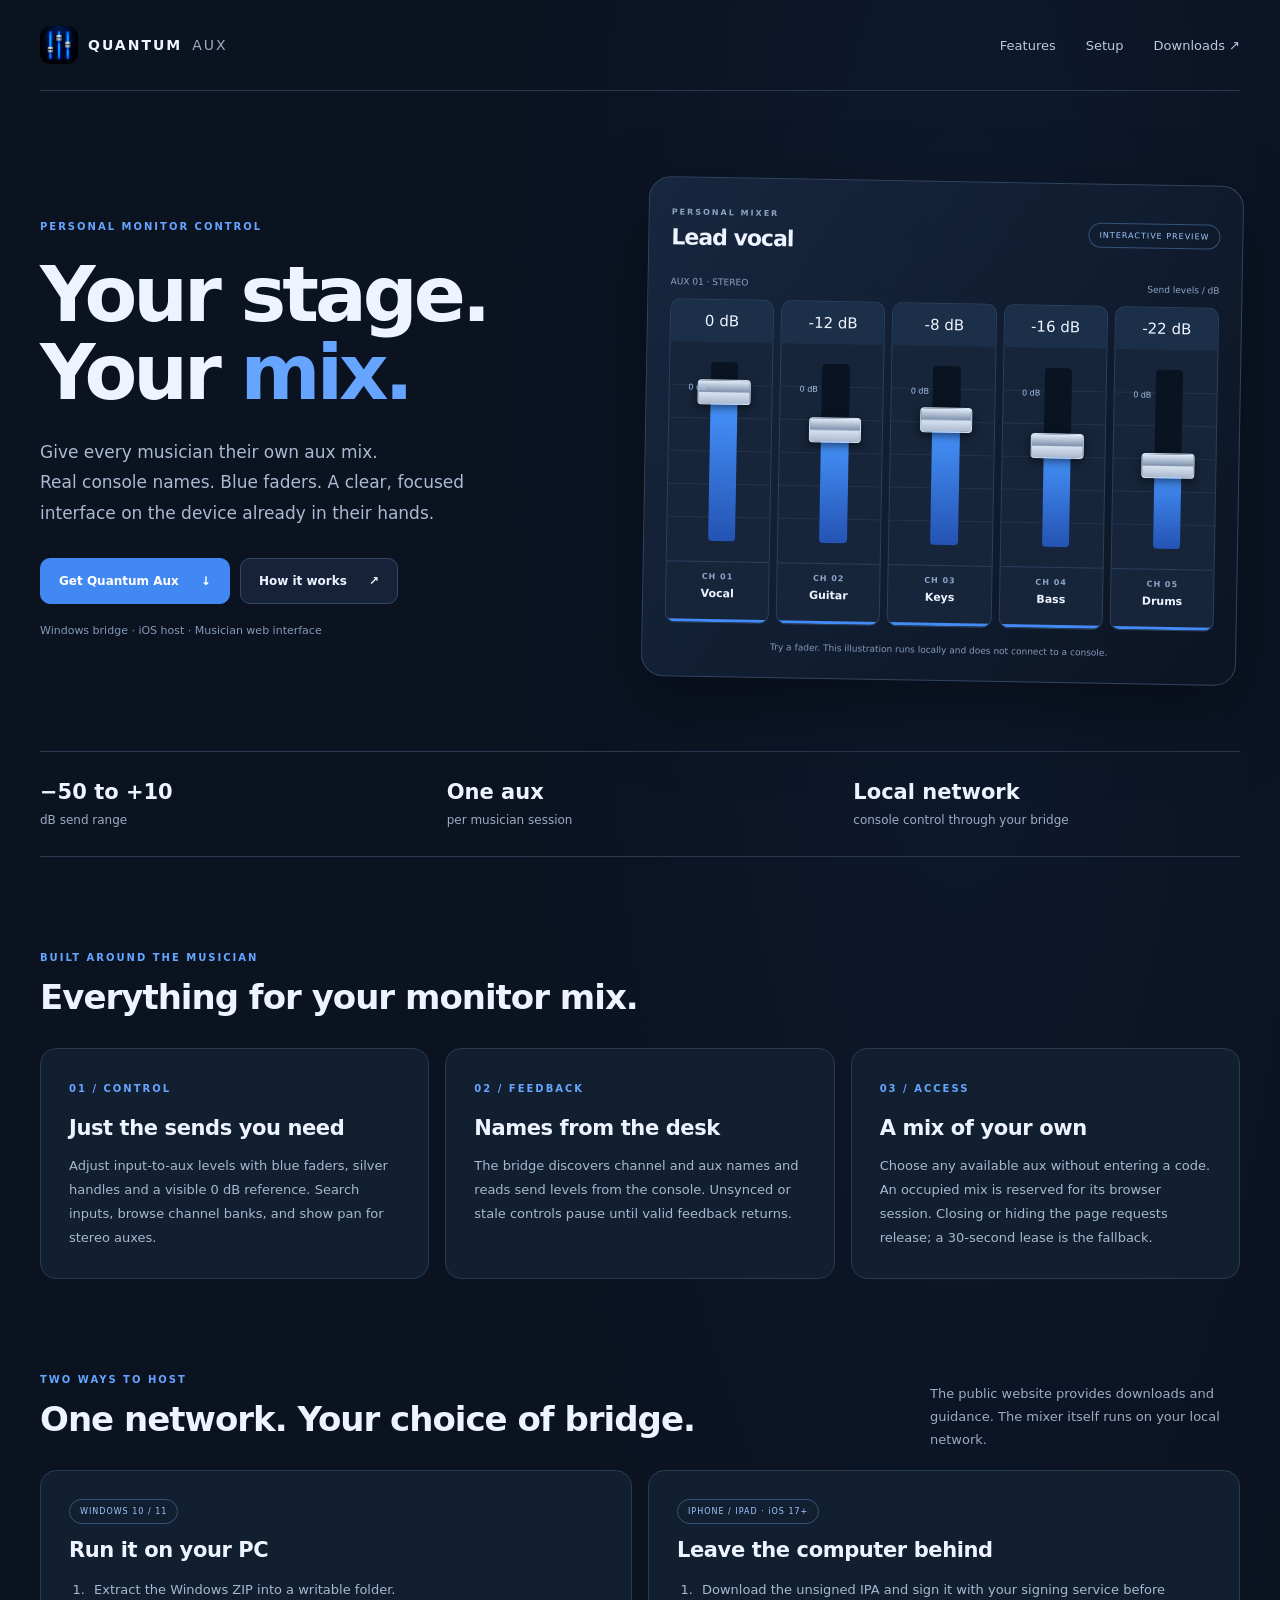
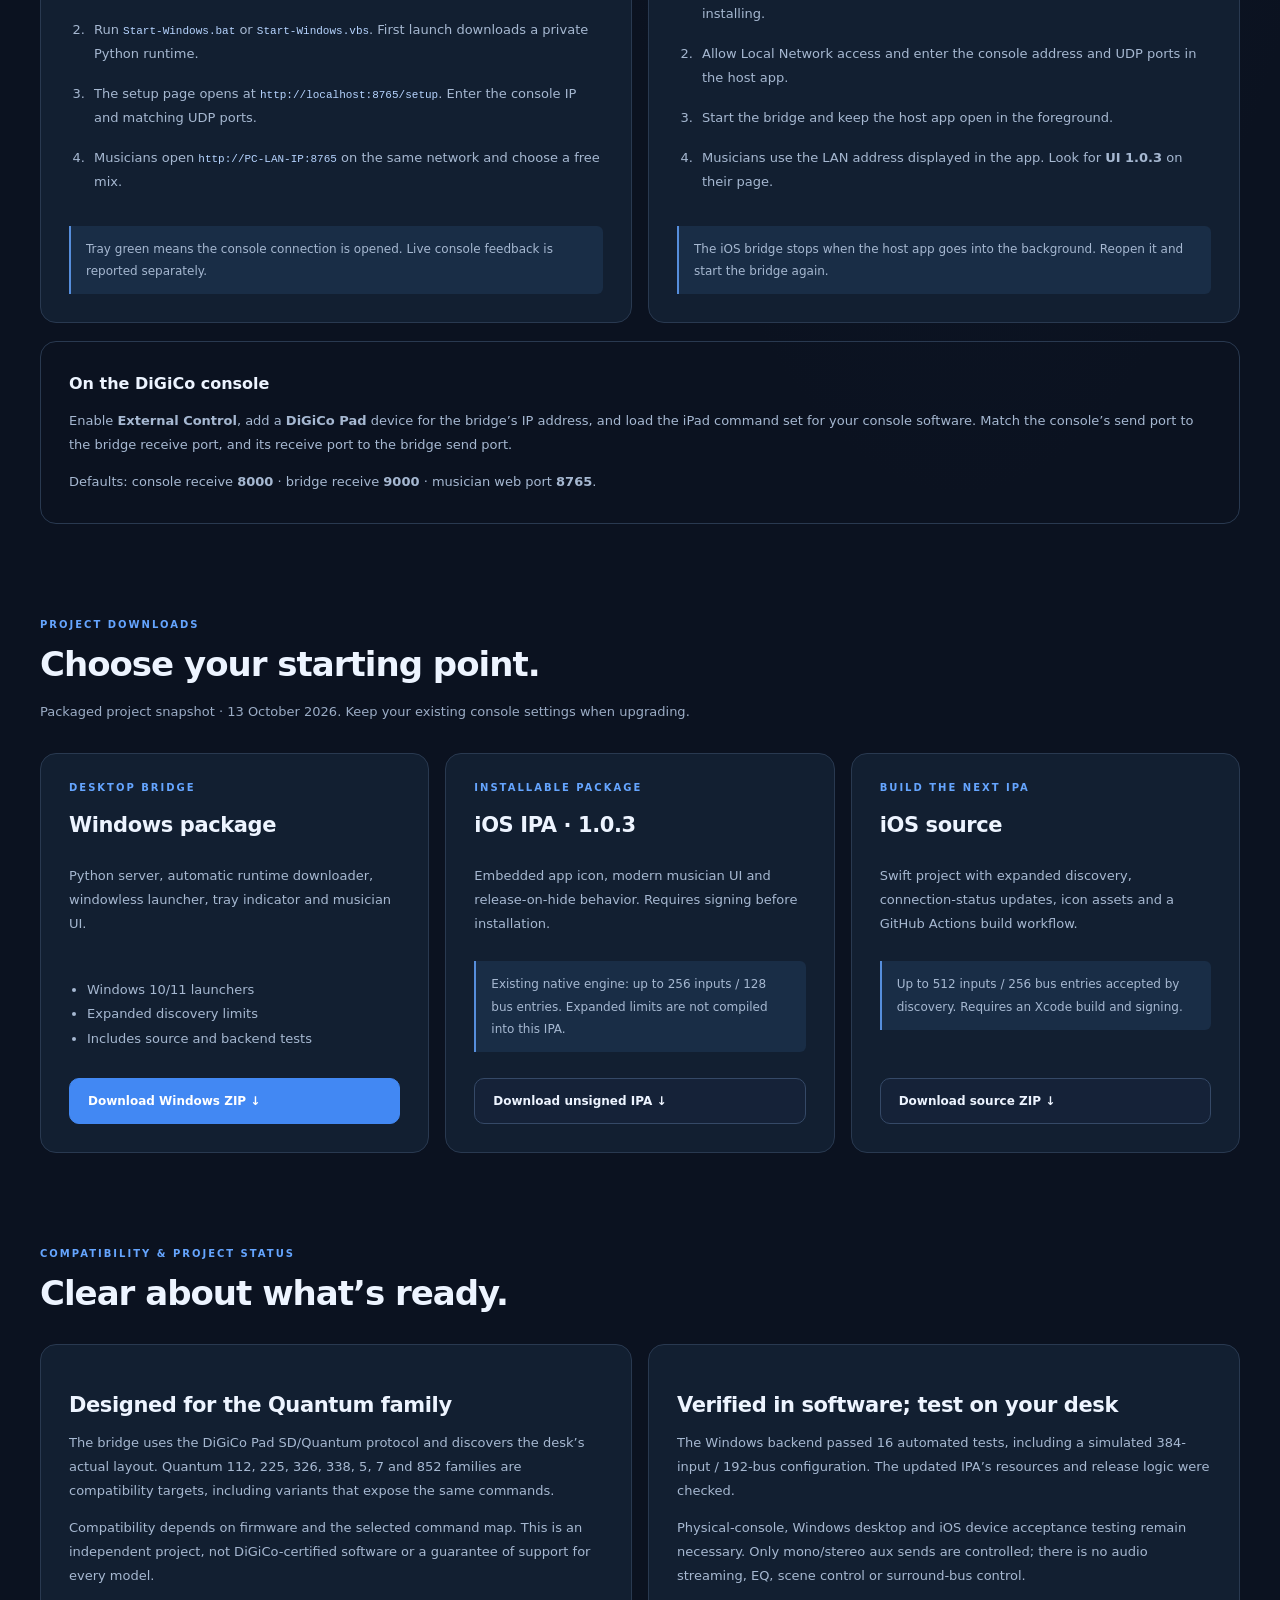
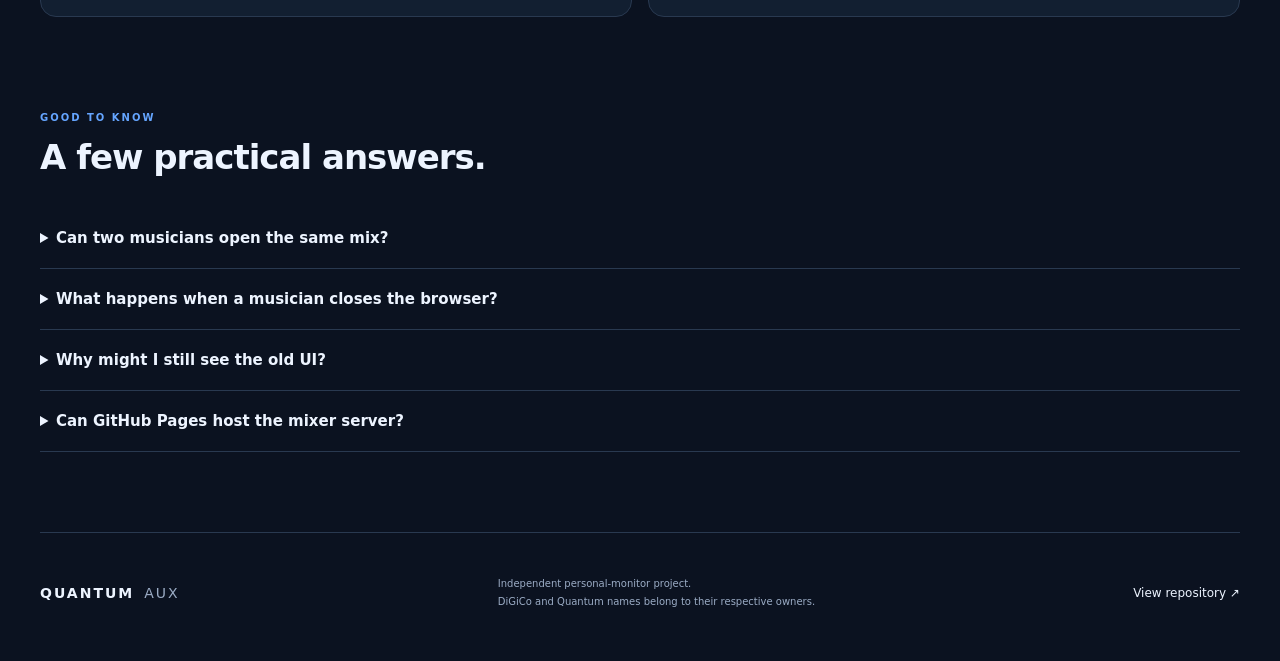
<file: docs/index.html>
<!doctype html>
<html lang="en"><head><meta charset="utf-8"><meta name="viewport" content="width=device-width,initial-scale=1"><meta name="theme-color" content="#0b1220"><meta name="description" content="Quantum Aux: personal aux-send control for DiGiCo Quantum consoles. Windows bridge, iOS host, and a touch-friendly musician interface."><title>Quantum Aux — Your stage. Your mix.</title><link rel="icon" href="assets/icon.png"><link rel="stylesheet" href="style.css"><script src="site.js" defer></script></head>
<body><a class="skip" href="#main">Skip to content</a><header class="nav wrap"><a class="brand" href="#"><img src="assets/icon.png" alt="" width="38" height="38">QUANTUM <span>AUX</span></a><nav aria-label="Main navigation"><a href="#features">Features</a><a href="#setup">Setup</a><a href="#downloads">Downloads ↗</a></nav></header>
<main id="main"><section class="hero wrap"><div><p class="eyebrow">PERSONAL MONITOR CONTROL</p><h1>Your stage.<br>Your <em>mix.</em></h1><p class="lead">Give every musician their own aux mix.<br>Real console names. Blue faders. A clear, focused interface on the device already in their hands.</p><div class="actions"><a class="button primary" href="#downloads">Get Quantum Aux <span>↓</span></a><a class="button" href="#setup">How it works <span>↗</span></a></div><p class="small">Windows bridge · iOS host · Musician web interface</p></div>
<div class="preview"><div class="preview-head"><div><p class="eyebrow">PERSONAL MIXER</p><h2>Lead vocal</h2></div><span class="tag">INTERACTIVE PREVIEW</span></div><div class="preview-bar"><span>AUX 01 · STEREO</span><span>Send levels / dB</span></div><div id="demo" class="faders"></div><p class="preview-note">Try a fader. This illustration runs locally and does not connect to a console.</p></div></section>
<section class="stats wrap" aria-label="At a glance"><div><strong>−50 to +10</strong><span>dB send range</span></div><div><strong>One aux</strong><span>per musician session</span></div><div><strong>Local network</strong><span>console control through your bridge</span></div></section>
<section class="section wrap" id="features"><p class="eyebrow">BUILT AROUND THE MUSICIAN</p><h2>Everything for your monitor mix.</h2><div class="grid three"><article class="card"><span class="index">01 / CONTROL</span><h3>Just the sends you need</h3><p>Adjust input-to-aux levels with blue faders, silver handles and a visible 0 dB reference. Search inputs, browse channel banks, and show pan for stereo auxes.</p></article><article class="card"><span class="index">02 / FEEDBACK</span><h3>Names from the desk</h3><p>The bridge discovers channel and aux names and reads send levels from the console. Unsynced or stale controls pause until valid feedback returns.</p></article><article class="card"><span class="index">03 / ACCESS</span><h3>A mix of your own</h3><p>Choose any available aux without entering a code. An occupied mix is reserved for its browser session. Closing or hiding the page requests release; a 30-second lease is the fallback.</p></article></div></section>
<section class="section wrap" id="setup"><div class="section-heading"><div><p class="eyebrow">TWO WAYS TO HOST</p><h2>One network. Your choice of bridge.</h2></div><p>The public website provides downloads and guidance. The mixer itself runs on your local network.</p></div><div class="grid two"><article class="card setup"><span class="tag">WINDOWS 10 / 11</span><h3>Run it on your PC</h3><ol><li>Extract the Windows ZIP into a writable folder.</li><li>Run <code>Start-Windows.bat</code> or <code>Start-Windows.vbs</code>. First launch downloads a private Python runtime.</li><li>The setup page opens at <code>http://localhost:8765/setup</code>. Enter the console IP and matching UDP ports.</li><li>Musicians open <code>http://PC-LAN-IP:8765</code> on the same network and choose a free mix.</li></ol><p class="callout">Tray green means the console connection is opened. Live console feedback is reported separately.</p></article><article class="card setup"><span class="tag">IPHONE / IPAD · iOS 17+</span><h3>Leave the computer behind</h3><ol><li>Download the unsigned IPA and sign it with your signing service before installing.</li><li>Allow Local Network access and enter the console address and UDP ports in the host app.</li><li>Start the bridge and keep the host app open in the foreground.</li><li>Musicians use the LAN address displayed in the app. Look for <strong>UI 1.0.3</strong> on their page.</li></ol><p class="callout">The iOS bridge stops when the host app goes into the background. Reopen it and start the bridge again.</p></article></div><div class="console-note"><h3>On the DiGiCo console</h3><p>Enable <strong>External Control</strong>, add a <strong>DiGiCo Pad</strong> device for the bridge’s IP address, and load the iPad command set for your console software. Match the console’s send port to the bridge receive port, and its receive port to the bridge send port.</p><p>Defaults: console receive <strong>8000</strong> · bridge receive <strong>9000</strong> · musician web port <strong>8765</strong>.</p></div></section>
<section class="section wrap" id="downloads"><p class="eyebrow">PROJECT DOWNLOADS</p><h2>Choose your starting point.</h2><p class="sub">Packaged project snapshot · 13 October 2026. Keep your existing console settings when upgrading.</p><div class="grid three"><article class="card download"><span class="index">DESKTOP BRIDGE</span><h3>Windows package</h3><p>Python server, automatic runtime downloader, windowless launcher, tray indicator and musician UI.</p><ul><li>Windows 10/11 launchers</li><li>Expanded discovery limits</li><li>Includes source and backend tests</li></ul><a class="button primary" href="downloads/QuantumAux.zip" download>Download Windows ZIP ↓</a></article><article class="card download"><span class="index">INSTALLABLE PACKAGE</span><h3>iOS IPA · 1.0.3</h3><p>Embedded app icon, modern musician UI and release-on-hide behavior. Requires signing before installation.</p><p class="callout">Existing native engine: up to 256 inputs / 128 bus entries. Expanded limits are not compiled into this IPA.</p><a class="button" href="downloads/QuantumAuxBridge-1.0.3-unsigned.ipa" download>Download unsigned IPA ↓</a></article><article class="card download"><span class="index">BUILD THE NEXT IPA</span><h3>iOS source</h3><p>Swift project with expanded discovery, connection-status updates, icon assets and a GitHub Actions build workflow.</p><p class="callout">Up to 512 inputs / 256 bus entries accepted by discovery. Requires an Xcode build and signing.</p><a class="button" href="downloads/QuantumAuxBridge-iOS.zip" download>Download source ZIP ↓</a></article></div></section>
<section class="section wrap"><p class="eyebrow">COMPATIBILITY & PROJECT STATUS</p><h2>Clear about what’s ready.</h2><div class="grid two"><article class="card"><h3>Designed for the Quantum family</h3><p>The bridge uses the DiGiCo Pad SD/Quantum protocol and discovers the desk’s actual layout. Quantum 112, 225, 326, 338, 5, 7 and 852 families are compatibility targets, including variants that expose the same commands.</p><p>Compatibility depends on firmware and the selected command map. This is an independent project, not DiGiCo-certified software or a guarantee of support for every model.</p></article><article class="card"><h3>Verified in software; test on your desk</h3><p>The Windows backend passed 16 automated tests, including a simulated 384-input / 192-bus configuration. The updated IPA’s resources and release logic were checked.</p><p>Physical-console, Windows desktop and iOS device acceptance testing remain necessary. Only mono/stereo aux sends are controlled; there is no audio streaming, EQ, scene control or surround-bus control.</p></article></div></section>
<section class="section wrap faq"><p class="eyebrow">GOOD TO KNOW</p><h2>A few practical answers.</h2><details><summary>Can two musicians open the same mix?</summary><p>One browser session reserves each aux. Other sessions see it as in use. This does not prevent changes from the physical console or other control software.</p></details><details><summary>What happens when a musician closes the browser?</summary><p>The page requests release when it closes or becomes hidden, including app switching. On return, the musician selects a mix again. If the device cannot deliver that request, the reservation expires after 30 seconds without renewal.</p></details><details><summary>Why might I still see the old UI?</summary><p>Check that the installed bridge is serving the new package, restart the host, and open its displayed LAN address in a fresh tab. The current musician page displays UI 1.0.3. A different PC or phone may still be running an older bridge.</p></details><details><summary>Can GitHub Pages host the mixer server?</summary><p>No. This site distributes the app and documentation. Console communication requires the Windows or iOS bridge on the console’s local network. Keep the bridge on a trusted network rather than exposing it to the internet.</p></details></section>
</main><footer class="wrap"><a class="brand" href="#">QUANTUM <span>AUX</span></a><p>Independent personal-monitor project.<br>DiGiCo and Quantum names belong to their respective owners.</p><a href="https://github.com/wisheey/QuantumAuxBridge">View repository ↗</a></footer></body></html>
</file>
<file: docs/style.css>
:root{color-scheme:dark;--bg:#0b1220;--panel:#111e30;--line:#293950;--muted:#9bacc5;--blue:#65a5ff;font-family:Inter,ui-sans-serif,system-ui,-apple-system,BlinkMacSystemFont,'Segoe UI',sans-serif;color:#edf4ff;background:var(--bg)}*{box-sizing:border-box}html{scroll-behavior:smooth;scroll-padding-top:24px}body{margin:0;background:radial-gradient(ellipse at 75% 10%,#142e5244,transparent 35%),var(--bg)}a{color:inherit;text-decoration:none}a:hover{color:#9dc7ff}a:focus-visible,summary:focus-visible,input:focus-visible{outline:3px solid var(--blue);outline-offset:5px}.wrap{max-width:1200px;width:calc(100% - 64px);margin:auto}.nav{display:flex;align-items:center;justify-content:space-between;padding:26px 0;border-bottom:1px solid var(--line)}.brand{display:flex;align-items:center;gap:10px;font-size:14px;font-weight:800;letter-spacing:2px}.brand img{border-radius:11px}.brand span{font-weight:400;color:var(--muted)}nav{display:flex;gap:30px;font-size:13px;color:#bac9de}.hero{display:grid;grid-template-columns:1fr 1.1fr;gap:64px;align-items:center;padding:90px 0 70px}.eyebrow,.index{font-size:10px;letter-spacing:2px;font-weight:750;color:var(--blue)}h1{font-size:clamp(54px,6vw,86px);line-height:1.02;letter-spacing:-4px;margin:24px 0}h1 em{font-style:normal;color:var(--blue)}.lead{font-size:17px;line-height:1.8;color:#a9bad2;max-width:450px}.actions{display:flex;gap:10px;flex-wrap:wrap;margin:30px 0 18px}.button{display:flex;gap:22px;align-items:center;justify-content:space-between;border:1px solid #354967;border-radius:10px;padding:14px 18px;font-size:12px;font-weight:700;background:#152238;min-height:46px}.button.primary{background:#4288f3;color:white;border-color:#4288f3}.button:hover{filter:brightness(1.15)}.small,.preview-note{font-size:11px;color:#849ab8;line-height:1.6}.preview{border:1px solid #31445e;border-radius:22px;padding:22px;background:linear-gradient(125deg,#17273f,#0b1423);box-shadow:0 30px 80px #0006;transform:rotate(1deg)}.preview-head{display:flex;justify-content:space-between;align-items:center;gap:12px}.preview-head h2{margin:6px 0;font-size:22px}.preview-head .eyebrow{font-size:8px;color:#8ca3c3}.tag{font-size:8px;letter-spacing:1px;border:1px solid #365377;border-radius:20px;padding:7px 10px;color:#a0c7ff;white-space:nowrap}.preview-bar{display:flex;justify-content:space-between;font-size:9px;color:#8ea5c4;padding:20px 0 12px}.faders{display:grid;grid-template-columns:repeat(5,minmax(0,1fr));gap:7px}.fader-card{overflow:hidden;border:1px solid #2b405c;border-radius:10px;background:#16253a;text-align:center}.fader-card output{display:block;font-size:15px;font-variant-numeric:tabular-nums;padding:12px 0;background:#1c2f49}.track{position:relative;height:195px;margin:12px 0;background:repeating-linear-gradient(to top,transparent 0,transparent 31px,#7488a222 32px,transparent 33px)}.rail{position:absolute;top:8px;bottom:8px;left:40%;width:27%;background:#091321;border-radius:4px}.fill{position:absolute;bottom:0;width:100%;height:var(--p);background:linear-gradient(#4897ff,#2453b3);border-radius:4px}.cap{position:absolute;left:-45%;width:190%;height:25px;bottom:var(--p);transform:translateY(50%);border:1px solid #d5e3f7;border-radius:4px;background:linear-gradient(#e1ecfa,#8194ad 48%,#d7e2f0 53%,#a9b9ce);box-shadow:0 3px 8px #0008}.unity{position:absolute;bottom:83.333%;right:calc(100% + 4px);color:#a7c2e7;font-size:8px;white-space:nowrap}.demo-slider{position:absolute;inset:8px 0;width:100%;height:calc(100% - 16px);margin:0;writing-mode:vertical-lr;direction:rtl;opacity:0;cursor:ns-resize;touch-action:none}.track:focus-within{outline:2px solid var(--blue)}.channel{border-top:1px solid #293f5e;border-bottom:3px solid #438bf7;min-height:61px;padding:10px 3px;font-size:11px;font-weight:650}.channel small{display:block;font-size:8px;color:#8ca6c9;letter-spacing:1px;margin-bottom:6px}.preview-note{text-align:center;font-size:9px;margin:16px 0 0}.stats{display:grid;grid-template-columns:repeat(3,1fr);border-top:1px solid var(--line);border-bottom:1px solid var(--line);padding:28px 0;gap:20px}.stats strong{display:block;font-size:21px;font-weight:600;margin-bottom:5px}.stats span{font-size:12px;color:var(--muted)}.section{padding-top:85px}h2{font-size:34px;letter-spacing:-1px;line-height:1.2;margin:14px 0 30px}.grid{display:grid;gap:16px}.three{grid-template-columns:repeat(3,1fr)}.two{grid-template-columns:repeat(2,1fr)}.card{border:1px solid var(--line);border-radius:16px;background:#121f31;padding:28px}.card h3{font-size:21px;letter-spacing:-.4px;margin:20px 0 14px}.card p,.card li,.console-note p,details p{font-size:13px;line-height:1.85;color:#a6b8d1}.card p:last-child{margin-bottom:0}.section-heading{display:flex;justify-content:space-between;gap:50px;align-items:center}.section-heading>p{max-width:310px;color:var(--muted);font-size:13px;line-height:1.8}.setup ol{padding-left:20px}.setup li{padding:0 0 16px 5px}code{color:#b6d4ff;font-size:11px;overflow-wrap:anywhere}.callout{background:#192d46;border-left:2px solid #568edc;padding:12px 15px!important;font-size:12px!important;border-radius:0 6px 6px 0}.console-note{margin-top:18px;padding:16px 28px;border:1px solid var(--line);border-radius:16px}.console-note h3{font-size:16px}.sub{color:var(--muted);font-size:13px;line-height:1.7;margin-top:-14px;margin-bottom:30px}.download{display:flex;flex-direction:column}.download ul{padding-left:18px}.download .button{margin-top:auto}.download p:last-of-type{margin-bottom:26px}details{border-bottom:1px solid var(--line);padding:21px 0}summary{cursor:pointer;font-size:15px;font-weight:600}details p{max-width:850px}footer{margin-top:80px!important;border-top:1px solid var(--line);padding:32px 0 40px;display:flex;align-items:center;justify-content:space-between;gap:20px}footer p{font-size:10px;color:var(--muted);line-height:1.8}footer>a:last-child{font-size:12px}.skip{position:absolute;top:-60px;left:20px;background:#4288f3;padding:12px;z-index:2}.skip:focus{top:10px}@media(max-width:950px){.hero{gap:30px}.three{grid-template-columns:1fr}.download .button{align-self:flex-start}.section{padding-top:60px}}@media(max-width:720px){.wrap{width:calc(100% - 36px)}.hero{grid-template-columns:1fr;padding:45px 0}.hero h1{font-size:65px}.preview{transform:none}.two{grid-template-columns:1fr}.stats{gap:12px}.stats strong{font-size:16px}.stats span{font-size:10px}.section-heading{display:block}.nav{gap:16px;flex-wrap:wrap}nav{gap:22px;font-size:12px}.brand{font-size:12px}.card{padding:24px}h2{font-size:28px}footer{flex-wrap:wrap}.preview{padding:15px}.tag{font-size:7px}.fader-card output{font-size:13px}.channel{font-size:10px}.lead{font-size:16px}}@media(prefers-reduced-motion:reduce){html{scroll-behavior:auto}}
</file>
